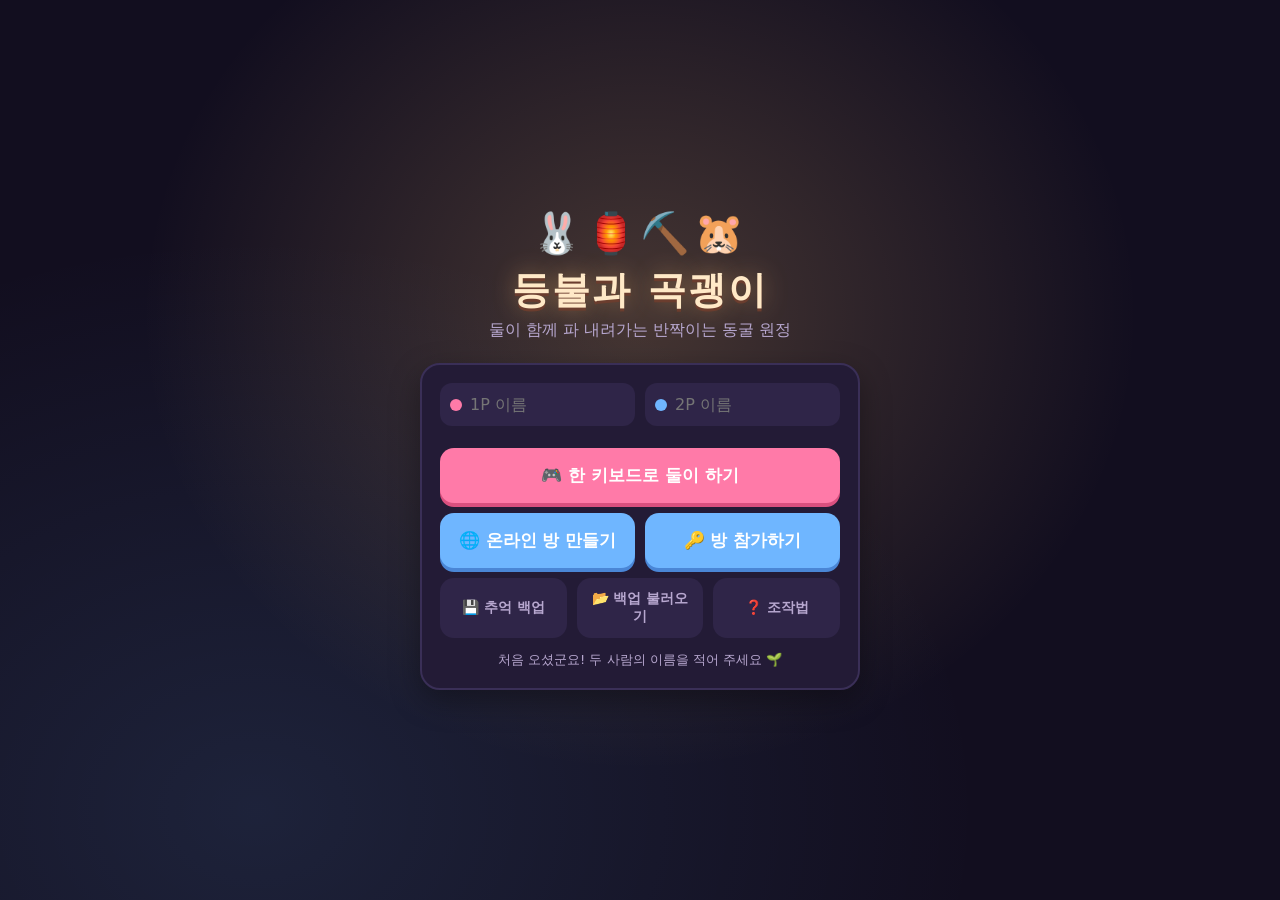
<file: index.html>
<!doctype html>
<html lang="ko">
<head>
<meta charset="utf-8">
<meta name="viewport" content="width=device-width, initial-scale=1, maximum-scale=1, user-scalable=no, viewport-fit=cover">
<meta name="theme-color" content="#120e1f">
<title>등불과 곡괭이</title>
<link rel="icon" href="data:image/svg+xml,<svg xmlns=%22http://www.w3.org/2000/svg%22 viewBox=%220 0 100 100%22><text y=%22.9em%22 font-size=%2290%22>🏮</text></svg>">
<link rel="stylesheet" href="style.css">
</head>
<body>
<canvas id="screen"></canvas>

<!-- 타이틀 / 로비 (DOM: 한글 입력을 위해) -->
<div id="front" class="overlay">
  <div class="front-inner">
    <div class="logo">
      <div class="logo-icons"><span class="bob1">🐰</span><span class="lamp">🏮</span><span class="pick">⛏️</span><span class="bob2">🐹</span></div>
      <h1>등불과 곡괭이</h1>
      <p class="tag">둘이 함께 파 내려가는 반짝이는 동굴 원정</p>
    </div>

    <div id="pane-main" class="pane">
      <div class="names">
        <label><span class="dot p1"></span><input id="name0" maxlength="8" placeholder="1P 이름"></label>
        <label><span class="dot p2"></span><input id="name1" maxlength="8" placeholder="2P 이름"></label>
      </div>
      <button class="btn big pink" id="btn-local">🎮 한 키보드로 둘이 하기</button>
      <div class="row">
        <button class="btn big blue" id="btn-host">🌐 온라인 방 만들기</button>
        <button class="btn big blue" id="btn-join">🔑 방 참가하기</button>
      </div>
      <div class="row small">
        <button class="btn ghost" id="btn-export">💾 추억 백업</button>
        <button class="btn ghost" id="btn-import">📂 백업 불러오기</button>
        <button class="btn ghost" id="btn-help">❓ 조작법</button>
      </div>
      <p class="hint" id="save-hint"></p>
    </div>

    <div id="pane-host" class="pane hidden">
      <p class="label">방 코드를 상대에게 알려주세요</p>
      <div class="code" id="host-code">····</div>
      <button class="btn ghost" id="btn-copy">📋 초대 링크 복사</button>
      <p class="status" id="host-status">방을 여는 중…</p>
      <p class="hint">진행 상황(굴집·앨범)은 <b>방장 기기</b>에 저장돼요.</p>
      <button class="btn ghost" id="btn-host-back">← 돌아가기</button>
    </div>

    <div id="pane-join" class="pane hidden">
      <p class="label">내 이름</p>
      <input id="join-name" maxlength="8" placeholder="이름">
      <p class="label">방 코드</p>
      <input id="join-code" maxlength="4" placeholder="ABCD" class="code-input" autocomplete="off">
      <button class="btn big pink" id="btn-join-go">들어가기</button>
      <p class="status" id="join-status"></p>
      <button class="btn ghost" id="btn-join-back">← 돌아가기</button>
    </div>

    <div id="pane-help" class="pane hidden">
      <table class="keys">
        <tr><th></th><th>1P</th><th>2P</th></tr>
        <tr><td>이동</td><td>W A S D</td><td>← ↑ ↓ →</td></tr>
        <tr><td>공격 / 확인</td><td>C 또는 Space</td><td>. 또는 Enter</td></tr>
        <tr><td>스킬 / 취소</td><td>V</td><td>/</td></tr>
        <tr><td>합동기 💞</td><td>B</td><td>,</td></tr>
        <tr><td>신호 📍</td><td>E (방향키와 같이: 감정표현)</td><td>' 또는 ;</td></tr>
        <tr><td>일시정지</td><td colspan="2">Esc 또는 P</td></tr>
      </table>
      <p class="hint">온라인에서는 WASD/방향키 아무거나, 공격 C·J·Space, 스킬 V·K, 합동기 B·L, 신호 E·Q.<br>게임패드와 휴대폰 터치도 지원해요.</p>
      <button class="btn ghost" id="btn-help-back">← 돌아가기</button>
    </div>
  </div>
</div>

<!-- 연결 끊김 등 알림 -->
<div id="notice" class="overlay hidden">
  <div class="notice-box">
    <p id="notice-text"></p>
    <div id="notice-btns"></div>
  </div>
</div>

<!-- 설정 (기기별) -->
<button id="gear" title="설정">⚙️</button>
<div id="settings" class="hidden">
  <h3>설정 <small>(이 기기에만 적용)</small></h3>
  <label>전체 소리 <input type="range" id="set-master" min="0" max="100"></label>
  <label>배경음악 <input type="range" id="set-music" min="0" max="100"></label>
  <label>효과음 <input type="range" id="set-sfx" min="0" max="100"></label>
  <label class="chk"><input type="checkbox" id="set-shake"> 화면 흔들림</label>
  <label class="chk"><input type="checkbox" id="set-dmg"> 피해 숫자 표시</label>
  <p class="hint">M / Tab: 미니맵 · Esc / P: 일시정지</p>
  <button class="btn ghost" id="set-close">닫기</button>
</div>

<!-- 터치 조작 -->
<div id="touch" class="hidden">
  <div id="stick"><div id="knob"></div></div>
  <div id="tbtns">
    <button data-b="c" class="tb small">💞</button>
    <button data-b="s" class="tb">✨</button>
    <button data-b="a" class="tb big">⚔️</button>
    <button data-b="p" class="tb tiny">⏸</button>
    <button data-b="e" class="tb tiny ping">📍</button>
  </div>
</div>

<input type="file" id="file-import" accept=".json,application/json" hidden>

<script src="lib/peerjs.min.js"></script>
<script src="src/config.js"></script>
<script src="src/util.js"></script>
<script src="src/data/chars.js"></script>
<script src="src/data/cards.js"></script>
<script src="src/data/enemies.js"></script>
<script src="src/data/meta.js"></script>
<script src="src/gfx/sprites.js"></script>
<script src="src/gfx/render.js"></script>
<script src="src/gfx/draw.js"></script>
<script src="src/audio.js"></script>
<script src="src/input.js"></script>
<script src="src/net.js"></script>
<script src="src/save.js"></script>
<script src="src/game/world.js"></script>
<script src="src/game/combat.js"></script>
<script src="src/game/enemyai.js"></script>
<script src="src/game/bosses.js"></script>
<script src="src/game/run.js"></script>
<script src="src/game/pets.js"></script>
<script src="src/game/hub.js"></script>
<script src="src/game/duel.js"></script>
<script src="src/ui/ui.js"></script>
<script src="src/ui/hud.js"></script>
<script src="src/ui/menus.js"></script>
<script src="src/main.js"></script>
</body>
</html>
</file>
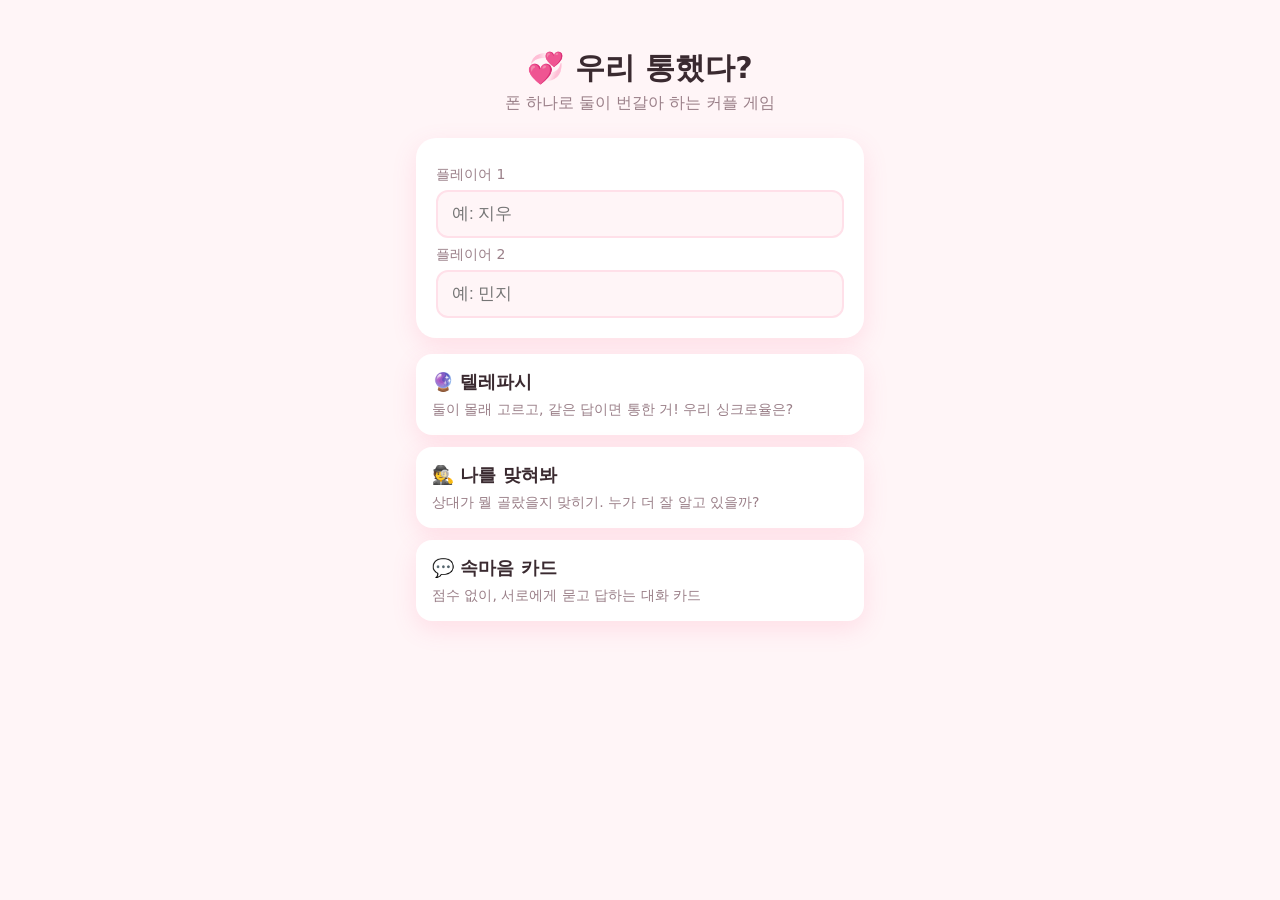
<file: quiz.html>
<!doctype html>
<html lang="ko">
<head>
<meta charset="utf-8">
<meta name="viewport" content="width=device-width, initial-scale=1, maximum-scale=1">
<title>우리 통했다?</title>
<style>
  :root {
    --bg: #fff5f7;
    --card: #ffffff;
    --text: #3a2a30;
    --muted: #9a7f88;
    --pink: #ff5c8a;
    --pink-soft: #ffe0e9;
    --blue: #5c8aff;
    --blue-soft: #e0e9ff;
    --good: #2fb37a;
    --bad: #e0556b;
    --shadow: 0 8px 24px rgba(255, 92, 138, 0.15);
  }
  @media (prefers-color-scheme: dark) {
    :root {
      --bg: #1e1519;
      --card: #2b2025;
      --text: #f6e9ee;
      --muted: #b89aa5;
      --pink-soft: #4a2533;
      --blue-soft: #25304a;
      --shadow: 0 8px 24px rgba(0, 0, 0, 0.4);
    }
  }
  * { box-sizing: border-box; -webkit-tap-highlight-color: transparent; }
  body {
    margin: 0; min-height: 100vh; background: var(--bg); color: var(--text);
    font-family: "Pretendard", "Apple SD Gothic Neo", "Malgun Gothic", system-ui, sans-serif;
    display: flex; justify-content: center;
  }
  #app { width: 100%; max-width: 480px; padding: 24px 16px 40px; }
  h1 { font-size: 30px; text-align: center; margin: 24px 0 4px; }
  h2 { font-size: 22px; text-align: center; margin: 8px 0 16px; line-height: 1.4; }
  .sub { text-align: center; color: var(--muted); margin: 0 0 24px; }
  .card {
    background: var(--card); border-radius: 20px; padding: 20px;
    box-shadow: var(--shadow); margin-bottom: 16px;
  }
  label { display: block; font-size: 14px; color: var(--muted); margin: 8px 0 6px; }
  input {
    width: 100%; font-size: 17px; padding: 12px 14px; border-radius: 12px;
    border: 2px solid var(--pink-soft); background: var(--bg); color: var(--text); outline: none;
  }
  input:focus { border-color: var(--pink); }
  button {
    font: inherit; border: none; cursor: pointer; width: 100%;
    border-radius: 16px; padding: 16px; font-size: 17px; font-weight: 700;
    transition: transform .08s;
  }
  button:active { transform: scale(0.97); }
  .primary { background: var(--pink); color: #fff; margin-top: 12px; }
  .ghost { background: transparent; color: var(--muted); font-weight: 500; margin-top: 8px; }
  .mode { background: var(--card); color: var(--text); text-align: left; box-shadow: var(--shadow); margin-bottom: 12px; }
  .mode b { display: block; font-size: 18px; margin-bottom: 4px; }
  .mode span { color: var(--muted); font-size: 14px; font-weight: 400; }
  .choices { display: grid; gap: 12px; }
  .choice { background: var(--pink-soft); color: var(--text); padding: 22px 16px; font-size: 18px; }
  .choice.b { background: var(--blue-soft); }
  .who {
    display: inline-block; padding: 4px 12px; border-radius: 99px;
    background: var(--pink); color: #fff; font-size: 14px; font-weight: 700;
  }
  .who.p1 { background: var(--blue); }
  .center { text-align: center; }
  .progress { height: 6px; background: var(--pink-soft); border-radius: 99px; overflow: hidden; margin-bottom: 20px; }
  .progress > div { height: 100%; background: var(--pink); transition: width .3s; }
  .big { font-size: 64px; text-align: center; margin: 8px 0; }
  .answers { display: grid; grid-template-columns: 1fr 1fr; gap: 10px; margin: 12px 0; }
  .answers div { background: var(--bg); border-radius: 12px; padding: 12px; text-align: center; }
  .answers small { display: block; color: var(--muted); margin-bottom: 4px; }
  .ok { color: var(--good); } .no { color: var(--bad); }
  .score { font-size: 56px; font-weight: 800; text-align: center; color: var(--pink); margin: 8px 0; }
  .pop { animation: pop .35s ease; }
  @keyframes pop { from { transform: scale(.85); opacity: 0; } to { transform: scale(1); opacity: 1; } }
</style>
</head>
<body>
<div id="app"></div>
<script>
// ---------- 문제 데이터 ----------
const BALANCE = [
  ["평생 여름", "평생 겨울"],
  ["바다 여행", "산 여행"],
  ["짜장면", "짬뽕"],
  ["집 데이트", "밖 데이트"],
  ["아침형 인간", "저녁형 인간"],
  ["연락 자주", "만나서 몰아서 대화"],
  ["깻잎 떼주기 OK", "깻잎 떼주기 NO"],
  ["기념일 서프라이즈", "같이 계획한 기념일"],
  ["매일 보는 대신 1시간", "일주일에 한 번 하루 종일"],
  ["부먹", "찍먹"],
  ["고양이", "강아지"],
  ["놀이공원", "전시회"],
  ["계획형 여행", "즉흥 여행"],
  ["로맨스 영화", "공포 영화"],
  ["민트초코 좋아", "민트초코 싫어"],
  ["싸우면 바로 풀기", "시간 두고 풀기"],
  ["연인의 과거 궁금함", "연인의 과거 안 궁금함"],
  ["손 편지", "깜짝 선물"],
  ["캠핑", "호캉스"],
  ["평생 치킨 금지", "평생 피자 금지"],
  ["애칭 부르기", "이름 부르기"],
  ["커플템 좋아", "커플템 부끄러워"],
  ["먼저 고백하기", "고백 받기"],
  ["단둘이 해외여행", "친구들이랑 국내여행"],
  ["넷플릭스 정주행", "게임 같이 하기"],
  ["라면에 계란 넣기", "라면은 라면만"],
  ["노래방 가서 열창", "코인노래방도 부끄러움"],
  ["사진 많이 찍기", "눈으로 담기"],
  ["달달한 디저트", "매운 음식"],
  ["연애 공개", "연애 비공개"],
];

const TALK = [
  "우리가 처음 만났을 때 첫인상은 어땠어?",
  "나랑 있을 때 가장 설렜던 순간은?",
  "내가 가장 귀여울 때는 언제야?",
  "우리 둘이 꼭 가보고 싶은 여행지는?",
  "나한테 고마웠지만 말 못 했던 거 있어?",
  "10년 후 우리는 어떤 모습일까?",
  "내 습관 중에 고쳐줬으면 하는 거 하나만!",
  "나를 동물로 비유하면?",
  "지금까지 우리 데이트 중 최고는?",
  "나를 처음 좋아하게 된 순간은?",
  "서운했는데 그냥 넘어갔던 일 있어?",
  "나한테 듣고 싶은 말 한마디는?",
  "우리 커플만의 규칙을 하나 만든다면?",
  "내가 해준 음식(또는 선물) 중 최고는?",
  "우리 연애를 영화 제목으로 짓는다면?",
  "다시 태어나도 나 만날 거야? 이유는?",
  "요즘 가장 큰 고민은 뭐야?",
  "나랑 꼭 해보고 싶은 버킷리스트 3개!",
  "나의 어떤 점이 가장 좋아?",
  "오늘 하루 중 제일 좋았던 순간은?",
];

// ---------- 상태 ----------
const S = {
  names: ["", ""],
  mode: null,
  qs: [],
  round: 0,
  total: 10,
  picks: [null, null],
  match: 0,          // 텔레파시 일치 수
  correct: [0, 0],   // 맞혀봐: 각자 맞힌 수
};

const app = document.getElementById("app");
const esc = s => String(s).replace(/[&<>"']/g, c => ({ "&": "&amp;", "<": "&lt;", ">": "&gt;", '"': "&quot;", "'": "&#39;" }[c]));
const shuffle = a => { a = a.slice(); for (let i = a.length - 1; i > 0; i--) { const j = Math.floor(Math.random() * (i + 1)); [a[i], a[j]] = [a[j], a[i]]; } return a; };
const tag = i => `<span class="who ${i === 0 ? "p1" : ""}">${esc(S.names[i])}</span>`;
const bar = () => `<div class="progress"><div style="width:${(S.round / S.total) * 100}%"></div></div>`;

function render(html) {
  app.innerHTML = `<div class="pop">${html}</div>`;
  window.scrollTo(0, 0);
}

// ---------- 화면 ----------
function home() {
  try { const saved = JSON.parse(localStorage.getItem("couple-names") || "null"); if (saved) S.names = saved; } catch (e) {}
  render(`
    <h1>💞 우리 통했다?</h1>
    <p class="sub">폰 하나로 둘이 번갈아 하는 커플 게임</p>
    <div class="card">
      <label>플레이어 1</label><input id="n0" placeholder="예: 지우" value="${esc(S.names[0])}" maxlength="10">
      <label>플레이어 2</label><input id="n1" placeholder="예: 민지" value="${esc(S.names[1])}" maxlength="10">
    </div>
    <button class="mode" data-m="tele"><b>🔮 텔레파시</b><span>둘이 몰래 고르고, 같은 답이면 통한 거! 우리 싱크로율은?</span></button>
    <button class="mode" data-m="guess"><b>🕵️ 나를 맞혀봐</b><span>상대가 뭘 골랐을지 맞히기. 누가 더 잘 알고 있을까?</span></button>
    <button class="mode" data-m="talk"><b>💬 속마음 카드</b><span>점수 없이, 서로에게 묻고 답하는 대화 카드</span></button>
  `);
  app.querySelectorAll(".mode").forEach(b => b.onclick = () => {
    const n0 = document.getElementById("n0").value.trim() || "플레이어1";
    const n1 = document.getElementById("n1").value.trim() || "플레이어2";
    S.names = [n0, n1];
    try { localStorage.setItem("couple-names", JSON.stringify(S.names)); } catch (e) {}
    start(b.dataset.m);
  });
}

function start(mode) {
  S.mode = mode; S.round = 0; S.match = 0; S.correct = [0, 0];
  S.qs = shuffle(mode === "talk" ? TALK : BALANCE);
  S.total = mode === "talk" ? S.qs.length : 10;
  mode === "talk" ? talk() : ask(0);
}

// 텔레파시: p1 → 넘기기 → p2 → 결과
// 맞혀봐: 짝수 라운드는 p1이 답/p2가 추측, 홀수 라운드는 반대
function answerer() { return S.mode === "guess" ? S.round % 2 : 0; }

function ask(step) {
  const q = S.qs[S.round];
  const first = answerer();
  const player = step === 0 ? first : 1 - first;
  let prompt;
  if (S.mode === "tele") prompt = "몰래 골라주세요 🤫";
  else if (step === 0) prompt = "나는 뭘 좋아할까? 솔직하게! 🤫";
  else prompt = `${esc(S.names[first])}은(는) 뭘 골랐을까? 🤔`;

  render(`
    ${bar()}
    <p class="center">${S.round + 1} / ${S.total} · ${tag(player)} 차례</p>
    <h2>${prompt}</h2>
    <div class="choices">
      <button class="choice" data-c="0">${esc(q[0])}</button>
      <div class="center" style="color:var(--muted)">VS</div>
      <button class="choice b" data-c="1">${esc(q[1])}</button>
    </div>
  `);
  app.querySelectorAll(".choice").forEach(b => b.onclick = () => {
    S.picks[step] = +b.dataset.c;
    step === 0 ? handoff(1 - first, () => ask(1)) : reveal();
  });
}

function handoff(to, next) {
  render(`
    <div class="card center" style="margin-top:60px">
      <div class="big">📱</div>
      <h2>${tag(to)} 에게<br>폰을 넘겨주세요</h2>
      <p class="sub">답을 보지 않기로 약속! 🙈</p>
      <button class="primary" id="go">받았어요</button>
    </div>
  `);
  document.getElementById("go").onclick = next;
}

function reveal() {
  const q = S.qs[S.round];
  const same = S.picks[0] === S.picks[1];
  const first = answerer();
  let title, emoji;
  if (S.mode === "tele") {
    if (same) S.match++;
    emoji = same ? "💘" : "💔";
    title = same ? "통했다!" : "엇갈렸다…";
  } else {
    if (same) S.correct[1 - first]++;
    emoji = same ? "🎯" : "🙅";
    title = same ? `${esc(S.names[1 - first])} 정답!` : "땡! 아직 모르는구나";
  }
  const labelA = S.mode === "tele" ? esc(S.names[0]) : `${esc(S.names[first])}의 답`;
  const labelB = S.mode === "tele" ? esc(S.names[1]) : `${esc(S.names[1 - first])}의 추측`;
  S.round++;
  const last = S.round >= S.total;
  render(`
    ${bar()}
    <div class="card center">
      <div class="big">${emoji}</div>
      <h2 class="${same ? "ok" : "no"}">${title}</h2>
      <div class="answers">
        <div><small>${labelA}</small>${esc(q[S.picks[0]])}</div>
        <div><small>${labelB}</small>${esc(q[S.picks[1]])}</div>
      </div>
      <p class="sub" style="margin:8px 0 0">💬 왜 그걸 골랐는지 서로 얘기해 보세요</p>
      <button class="primary" id="next">${last ? "결과 보기" : "다음 문제"}</button>
    </div>
  `);
  document.getElementById("next").onclick = () => {
    if (last) return result();
    handoff(answerer(), () => ask(0));
  };
}

function result() {
  let body;
  if (S.mode === "tele") {
    const pct = Math.round((S.match / S.total) * 100);
    const msg =
      pct >= 90 ? "영혼의 단짝! 사실 한 사람 아니에요? 👯" :
      pct >= 70 ? "찰떡 커플! 눈빛만 봐도 통해요 💕" :
      pct >= 50 ? "딱 좋은 밸런스! 다른 점이 매력이에요 😊" :
      pct >= 30 ? "서로 알아갈 게 많은 커플! 그래서 더 재밌죠 🌱" :
                  "정반대 매력! 서로를 채워주는 사이 🧲";
    body = `<p class="sub">우리 싱크로율</p><div class="score">${pct}%</div><h2>${msg}</h2>`;
  } else {
    const [a, b] = S.correct, half = S.total / 2;
    const win = a === b ? "무승부! 둘 다 서로를 잘 알고 있네요 🤝"
      : `${esc(S.names[a > b ? 0 : 1])} 승리! 상대를 더 잘 아는 사람 🏆`;
    body = `
      <div class="answers">
        <div><small>${esc(S.names[0])}</small><b style="font-size:28px">${a} / ${half}</b></div>
        <div><small>${esc(S.names[1])}</small><b style="font-size:28px">${b} / ${half}</b></div>
      </div>
      <h2>${win}</h2>
      <p class="sub">진 사람이 오늘 음료 사기 ☕</p>`;
  }
  render(`
    <div class="card center" style="margin-top:40px">
      <div class="big">🎉</div>
      ${body}
      <button class="primary" id="again">한 판 더</button>
      <button class="ghost" id="home">처음으로</button>
    </div>
  `);
  document.getElementById("again").onclick = () => start(S.mode);
  document.getElementById("home").onclick = home;
}

function talk() {
  const q = S.qs[S.round % S.qs.length];
  const who = S.round % 2;
  render(`
    <p class="center">${tag(who)} 이(가) 대답할 차례</p>
    <div class="card center" style="padding:40px 20px">
      <div class="big">💌</div>
      <h2>${esc(q)}</h2>
    </div>
    <button class="primary" id="next">다음 카드</button>
    <button class="ghost" id="home">그만하기</button>
  `);
  document.getElementById("next").onclick = () => { S.round++; talk(); };
  document.getElementById("home").onclick = home;
}

home();
</script>
</body>
</html>
</file>
<file: style.css>
:root {
  --bg: #120e1f;
  --panel: #231b36;
  --panel2: #2f2548;
  --text: #fff3e6;
  --muted: #b7a7cf;
  --pink: #ff7aa8;
  --pink-d: #d9507f;
  --blue: #6fb6ff;
  --blue-d: #4a86d6;
  --gold: #ffd36b;
}
* { box-sizing: border-box; -webkit-tap-highlight-color: transparent; }
html, body {
  margin: 0; height: 100%; overflow: hidden; background: var(--bg); color: var(--text);
  font-family: "Pretendard", "Malgun Gothic", "Apple SD Gothic Neo", system-ui, sans-serif;
  user-select: none; -webkit-user-select: none; touch-action: none;
}
#screen { position: fixed; inset: 0; width: 100%; height: 100%; display: block; background: #000; }

.overlay {
  position: fixed; inset: 0; display: flex; align-items: center; justify-content: center;
  padding: 16px; z-index: 10;
}
.hidden { display: none !important; }

#front {
  background:
    radial-gradient(ellipse at 50% 35%, rgba(255, 196, 120, 0.22), transparent 55%),
    radial-gradient(ellipse at 20% 90%, rgba(111, 182, 255, 0.12), transparent 50%),
    var(--bg);
  overflow-y: auto; align-items: flex-start;
}
.front-inner { width: 100%; max-width: 440px; margin: auto; padding: 20px 0; }
.logo { text-align: center; margin-bottom: 22px; }
.logo-icons { font-size: 40px; letter-spacing: 4px; }
.logo-icons span { display: inline-block; }
.bob1 { animation: bob 1.4s ease-in-out infinite; }
.bob2 { animation: bob 1.4s ease-in-out infinite .7s; }
.lamp { animation: glow 2.2s ease-in-out infinite; }
.pick { animation: swing 1.1s ease-in-out infinite; transform-origin: 70% 70%; }
@keyframes bob { 50% { transform: translateY(-6px); } }
@keyframes glow { 50% { filter: drop-shadow(0 0 14px #ffc36b); transform: scale(1.08); } }
@keyframes swing { 50% { transform: rotate(-25deg); } }
h1 {
  margin: 8px 0 4px; font-size: 38px; letter-spacing: 2px;
  color: #ffe9c7; text-shadow: 0 3px 0 #6b3d2e, 0 0 24px rgba(255, 190, 110, .45);
}
.tag { margin: 0; color: var(--muted); }

.pane { background: var(--panel); border-radius: 20px; padding: 18px; box-shadow: 0 10px 30px rgba(0,0,0,.35); border: 2px solid #3a2f57; }
.names { display: grid; grid-template-columns: 1fr 1fr; gap: 10px; margin-bottom: 12px; }
.names label { display: flex; align-items: center; gap: 8px; background: var(--panel2); border-radius: 12px; padding: 4px 10px; }
.dot { width: 12px; height: 12px; border-radius: 50%; flex: none; }
.dot.p1 { background: var(--pink); } .dot.p2 { background: var(--blue); }
input {
  width: 100%; font: inherit; font-size: 16px; color: var(--text); background: transparent;
  border: none; outline: none; padding: 8px 0;
}
#pane-join input { background: var(--panel2); border-radius: 12px; padding: 12px 14px; margin-bottom: 8px; }
.code-input { text-transform: uppercase; letter-spacing: 10px; font-size: 26px !important; text-align: center; font-weight: 800; }
.btn {
  font: inherit; font-weight: 800; border: none; cursor: pointer; border-radius: 14px;
  padding: 12px 14px; color: #fff; width: 100%; margin-top: 10px; transition: transform .08s, filter .15s;
}
.btn:hover { filter: brightness(1.1); } .btn:active { transform: scale(.97); }
.btn.big { font-size: 17px; padding: 16px 14px; }
.btn.pink { background: var(--pink); box-shadow: 0 4px 0 var(--pink-d); }
.btn.blue { background: var(--blue); box-shadow: 0 4px 0 var(--blue-d); }
.btn.ghost { background: var(--panel2); color: var(--muted); font-weight: 600; font-size: 14px; }
.row { display: grid; grid-template-columns: 1fr 1fr; gap: 10px; }
.row.small { grid-template-columns: 1fr 1fr 1fr; }
.hint { color: var(--muted); font-size: 13px; text-align: center; margin: 12px 0 0; line-height: 1.5; }
.label { color: var(--muted); margin: 4px 0 8px; text-align: center; }
.code { font-size: 54px; font-weight: 900; text-align: center; letter-spacing: 12px; color: var(--gold); margin: 6px 0; }
.status { text-align: center; min-height: 1.4em; margin: 12px 0 0; }
.keys { width: 100%; border-collapse: collapse; font-size: 14px; }
.keys th, .keys td { padding: 8px 6px; border-bottom: 1px solid #3a2f57; text-align: center; }
.keys td:first-child { color: var(--muted); text-align: left; }

#notice { background: rgba(10, 6, 20, .72); z-index: 20; }
.notice-box { background: var(--panel); border-radius: 18px; padding: 22px; max-width: 360px; text-align: center; border: 2px solid #3a2f57; }
.notice-box p { margin: 0 0 8px; line-height: 1.6; white-space: pre-line; }

#gear {
  position: fixed; top: 8px; left: 50%; transform: translateX(-50%); z-index: 8; opacity: .35;
  background: none; border: none; font-size: 18px; cursor: pointer; padding: 4px;
}
#gear:hover { opacity: 1; }
#settings {
  position: fixed; top: 44px; left: 50%; transform: translateX(-50%); z-index: 30; width: 280px;
  background: var(--panel); border: 2px solid #3a2f57; border-radius: 16px; padding: 14px 16px;
  box-shadow: 0 10px 30px rgba(0,0,0,.5);
}
#settings h3 { margin: 0 0 10px; font-size: 16px; }
#settings h3 small { color: var(--muted); font-weight: 400; font-size: 12px; }
#settings label { display: flex; align-items: center; justify-content: space-between; gap: 10px; margin: 8px 0; font-size: 14px; }
#settings input[type=range] { width: 140px; padding: 0; accent-color: var(--pink); }
#settings .chk { justify-content: flex-start; }
#settings .chk input { width: auto; accent-color: var(--pink); }

/* 터치 조작 */
#touch { position: fixed; inset: 0; z-index: 5; pointer-events: none; }
#stick {
  position: absolute; left: 24px; bottom: 24px; width: 130px; height: 130px; border-radius: 50%;
  background: rgba(255,255,255,.08); border: 2px solid rgba(255,255,255,.18); pointer-events: auto;
}
#knob { position: absolute; left: 40px; top: 40px; width: 50px; height: 50px; border-radius: 50%; background: rgba(255,255,255,.3); }
#tbtns { position: absolute; right: 18px; bottom: 18px; width: 190px; height: 170px; pointer-events: none; }
.tb {
  position: absolute; pointer-events: auto; border: 2px solid rgba(255,255,255,.25); border-radius: 50%;
  background: rgba(255,255,255,.1); color: #fff; font-size: 26px; width: 64px; height: 64px;
}
.tb:active, .tb.on { background: rgba(255,122,168,.45); }
.tb.big { right: 0; bottom: 0; width: 84px; height: 84px; font-size: 34px; }
.tb[data-b="s"] { right: 94px; bottom: 6px; }
.tb[data-b="c"] { right: 20px; bottom: 96px; width: 56px; height: 56px; font-size: 22px; }
.tb.tiny { right: 150px; bottom: 120px; width: 40px; height: 40px; font-size: 16px; }
.tb.tiny.ping { right: 150px; bottom: 70px; }
</file>
